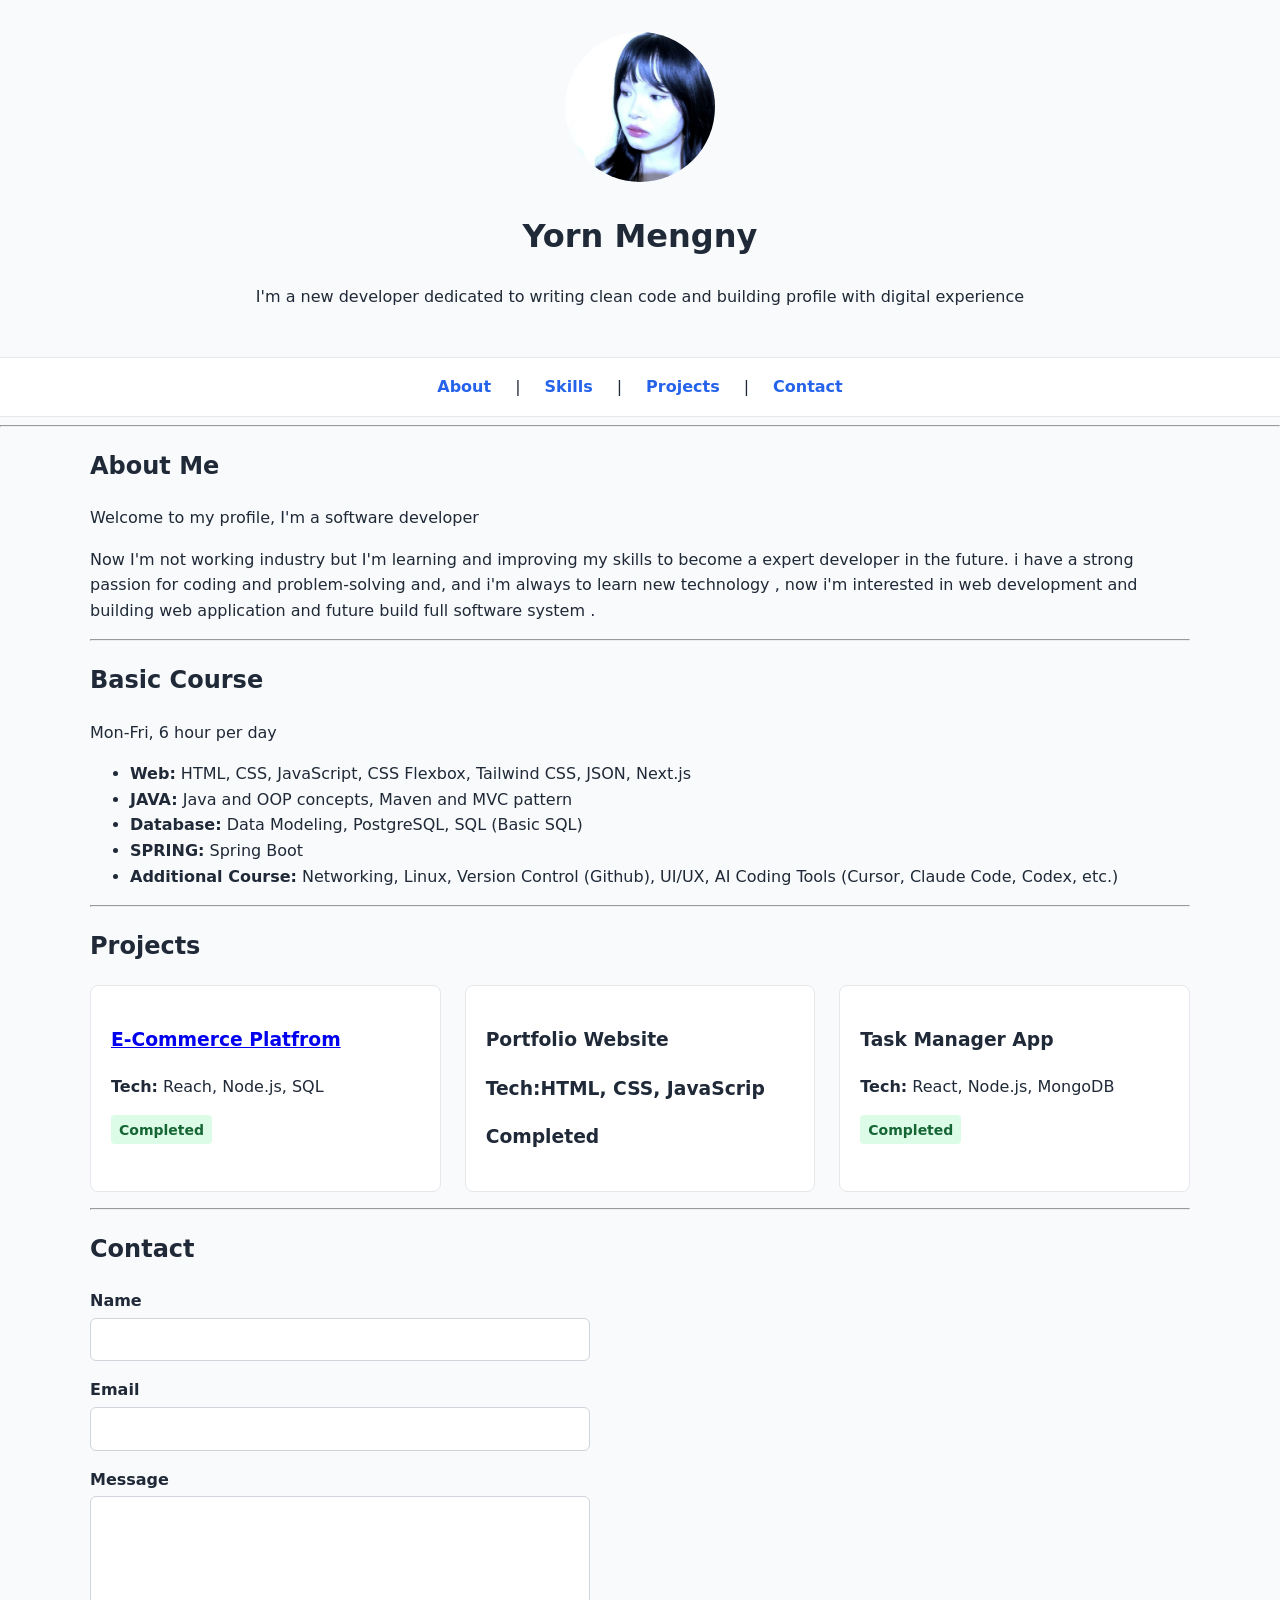
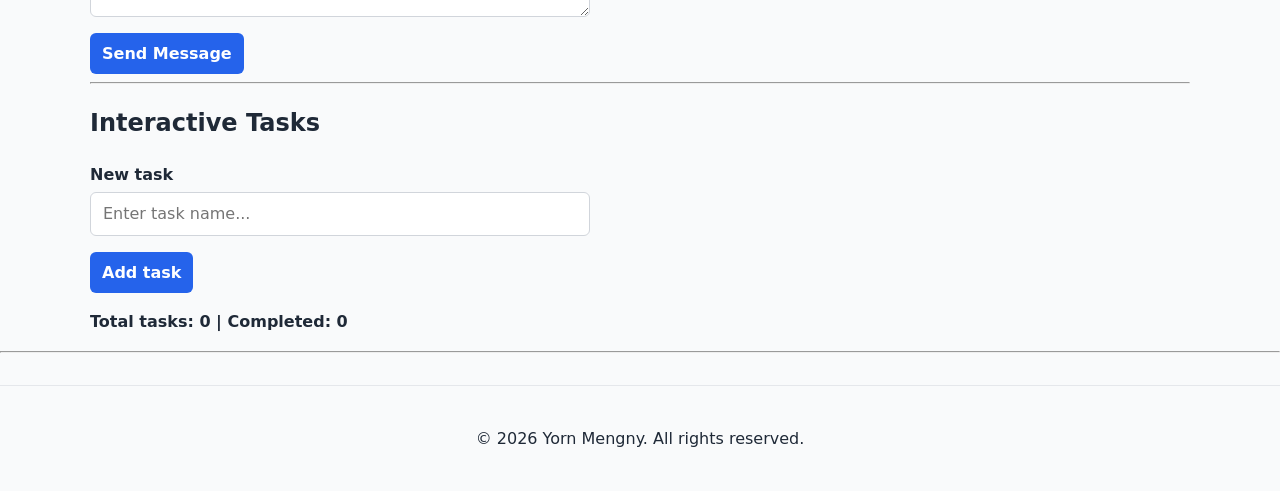
<file: index.html>
<!DOCTYPE html>
<html lang="en">
<head>
    <meta charset="UTF-8">
    <meta name="viewport" content="width=device-width, initial-scale=1.0">
    <title>Yorn Mengny - Developer Profile</title>
    <link rel="stylesheet" href="styles.css"
</head>
<body>

    <!--Header Section -->
    <header>
        <div class="container">
        <img src="image/photo_2024-12-07_14-52-01.jpg" alt="Profile Yorn Mengny" width="150" height="150">
        <h1>Yorn Mengny</h1>
        <p>I'm a new developer dedicated to writing clean code and building profile with digital experience</p>
        </div>
    </header>

    <!-- Navigation Bar -->
    <nav>
        <div class="container nav-links">
        <a href="#about">About</a> | 
        <a href="#skills">Skills</a> | 
        <a href="#projects">Projects</a> | 
        <a href="#contact">Contact</a>
        </div>
    </nav>

    <hr>

    <main class="container">
        <!-- About Section -->
        <section id="about">
            <h2>About Me</h2>
            <p>Welcome to my profile, I'm a software developer</p>
            <p>Now I'm not working industry but I'm learning and improving my skills to become a expert developer in the future. i have a strong passion for coding and problem-solving and, and i'm always to learn new technology , now i'm interested in web development and building web application and future build full software system .</p>
        </section>

        <hr>

        <!-- Basic Course Section -->
        <section id="skills">
            <h2>Basic Course</h2>
            <p>Mon-Fri, 6 hour per day</p>
            <ul>
                <li><strong>Web:</strong> HTML, CSS, JavaScript, CSS Flexbox, Tailwind CSS, JSON, Next.js</li>
                <li><strong>JAVA:</strong> Java and OOP concepts, Maven and MVC pattern</li>
                <li><strong>Database:</strong> Data Modeling, PostgreSQL, SQL (Basic SQL)</li>
                <li><strong>SPRING:</strong> Spring Boot</li>
                <li><strong>Additional Course:</strong> Networking, Linux, Version Control (Github), UI/UX, AI Coding Tools (Cursor, Claude Code, Codex, etc.)</li>
            </ul>
        </section>

        <hr>

        <!-- Projects Section -->
        <section id="projects">
            <h2>Projects</h2>
            <div class="projects-grid">
                <article class="card">
                    <h3><a href="project.html"> E-Commerce Platfrom</a></h3>
                    <p><strong>Tech:</strong> Reach, Node.js, SQL</p>
                    <span class="badge">Completed</span>
                </article>
                <article class="card">
                    <h3>Portfolio Website
                    <p><strong>Tech:</strong>HTML, CSS, JavaScrip</p>
                    <span class="bage">Completed</span>
                </article>
                <article class="card">
                    <h3>Task Manager App</h3>
                    <p><strong>Tech:</strong> React, Node.js, MongoDB</p>
                    <span class="badge">Completed</span>
                </article>
                   
            </div>
        </section>

        <hr>

        <!-- Contact Section -->
        <section id="contact">
            <h2>Contact</h2>
            <form action="#" method="post">
                <div class="form-group">
                    <label for="name">Name</label>
                    <input type="text" id="name" name="name" required>
                </div>
                <div class="form-group">
                    <label for="email">Email</label>
                    <input type="email" id="email" name="email" required>
                </div>
                <div class="form-group">
                    <label for="message">Message</label>
                    <textarea id="message" name="message" rows="4" required></textarea>
                </div>
                <button type="submit">Send Message</button>
            </form>
        </section>
        <hr>
        <section id="tasks">
            <h2>Interactive Tasks</h2>
            <form id="task-form">
                <div class="form-group">
                    <label for="task-input">New task</label>
                    <input type="text" id="task-input" name="task" placeholder="Enter task name..." required>
                </div>
                <button type="submit">Add task</button>
            </form>
            
            <p id="task-count" style="font-weight: 600; margin-top: 1rem;"></p>
            <ul id="task-list" style="list-style: none; padding: 0;"></ul>
        </section>
    </main>

    <hr>

    <!-- Footer Section -->
    <footer>
        <div class="container">
            <p>&copy; 2026 Yorn Mengny. All rights reserved.</p>
        </div>
    </footer>
    <script src="script.js"></script>
</body>
</html>
</file>
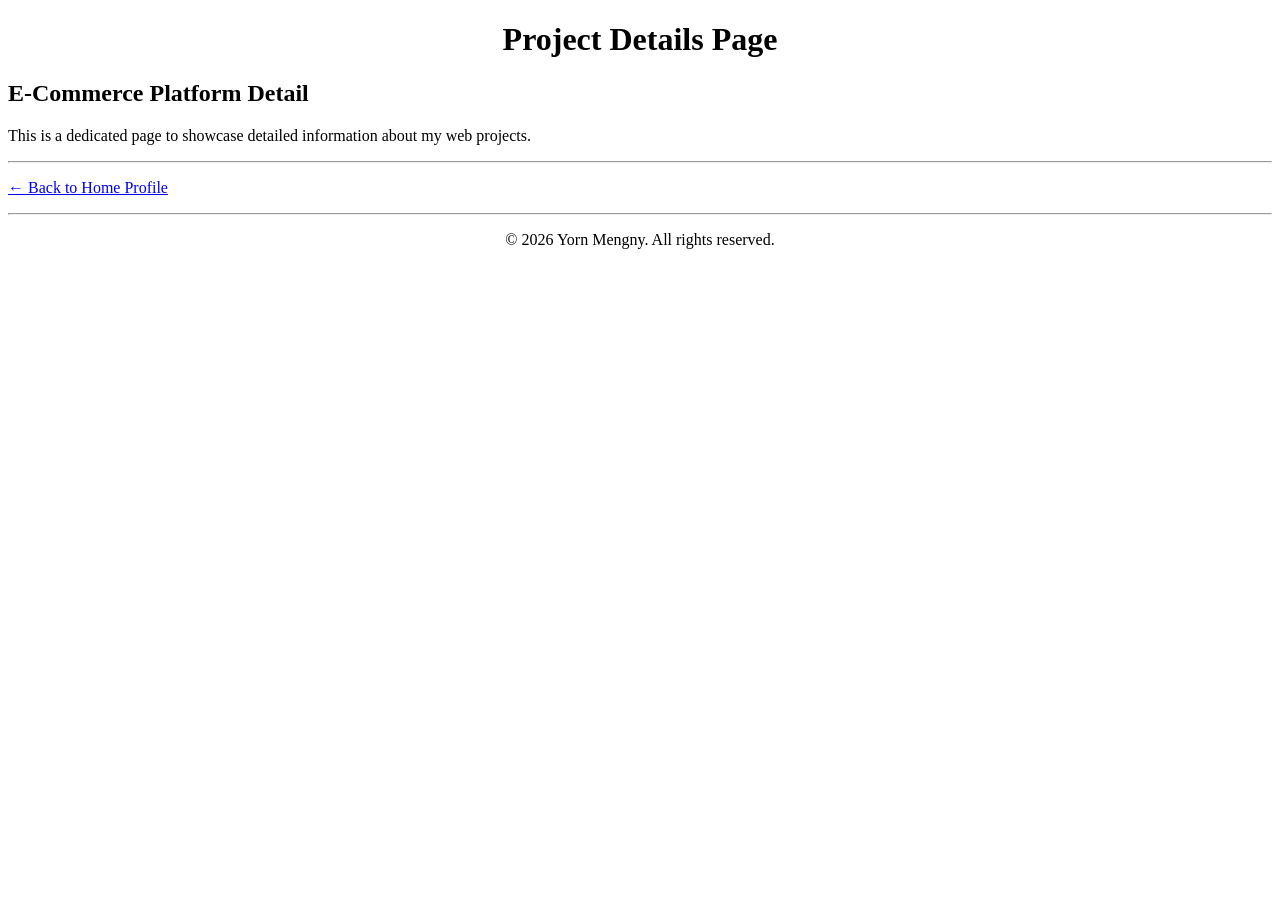
<file: project.html>
<!DOCTYPE html>
<html lang="en">
<head>
    <meta charset="UTF-8">
    <meta name="viewport" content="width=device-width, initial-scale=1.0">
    <title>Project Details - Yorn Mengny</title>
</head>
<body>

    <header>
        <center>
            <h1>Project Details Page</h1>
        </center>
    </header>

    <main>
        <section>
            <h2>E-Commerce Platform Detail</h2>
            <p>This is a dedicated page to showcase detailed information about my web projects.</p>
        </section>

        <hr>

        <!-- Link returning back to main index.html page -->
        <p>
            <a href="index.html">&larr; Back to Home Profile</a>
        </p>

    </main>

    <hr>

    <footer>
        <center>
            <p>&copy; 2026 Yorn Mengny. All rights reserved.</p>
        </center>
    </footer>

</body>
</html>
</file>
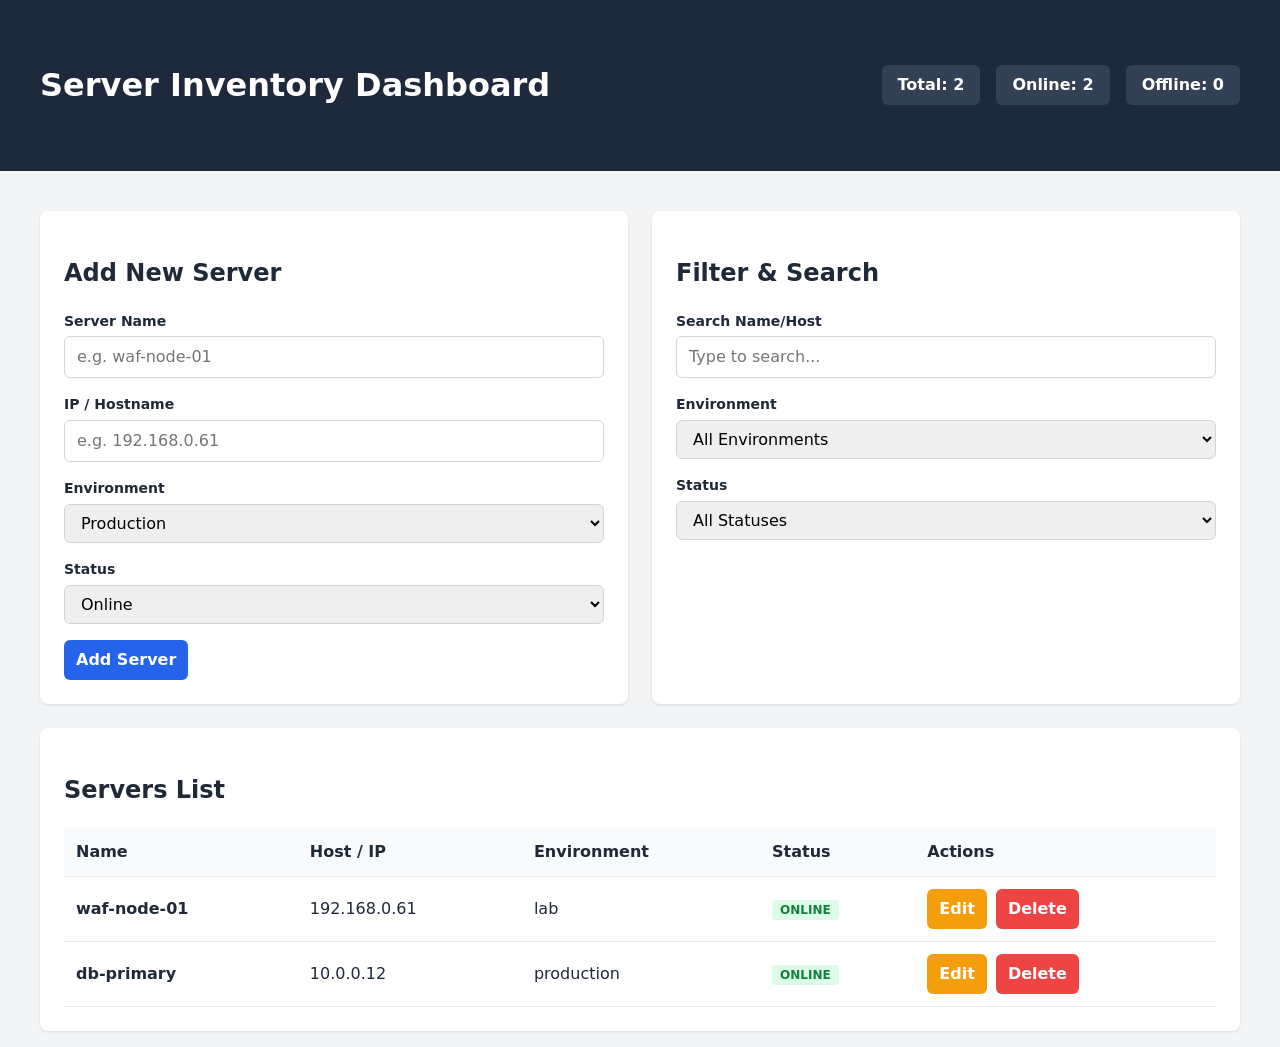
<file: servers.html>
<!DOCTYPE html>
<html lang="en">
<head>
    <meta charset="UTF-8">
    <meta name="viewport" content="width=device-width, initial-scale=1.0">
    <title>Server Inventory Dashboard</title>
    <link rel="stylesheet" href="server-styles.css">
</head>
<body>

    <header>
        <div class="container">
            <h1>Server Inventory Dashboard</h1>
            <div class="counters">
                <div class="stat-card">Total: <span id="total-count">0</span></div>
                <div class="stat-card">Online: <span id="online-count">0</span></div>
                <div class="stat-card">Offline: <span id="offline-count">0</span></div>
            </div>
        </div>
    </header>

    <main class="container">
        <!-- Controls: Add Server Form + Filters -->
        <section class="dashboard-controls">
            <!-- Add/Edit Server Form -->
            <form id="server-form" class="card">
                <h2 id="form-title">Add New Server</h2>
                <input type="hidden" id="server-id">
                
                <div class="form-group">
                    <label for="server-name">Server Name</label>
                    <input type="text" id="server-name" required placeholder="e.g. waf-node-01">
                </div>

                <div class="form-group">
                    <label for="server-host">IP / Hostname</label>
                    <input type="text" id="server-host" required placeholder="e.g. 192.168.0.61">
                </div>

                <div class="form-group">
                    <label for="server-env">Environment</label>
                    <select id="server-env" required>
                        <option value="production">Production</option>
                        <option value="staging">Staging</option>
                        <option value="lab">Lab</option>
                    </select>
                </div>

                <div class="form-group">
                    <label for="server-status">Status</label>
                    <select id="server-status" required>
                        <option value="online">Online</option>
                        <option value="offline">Offline</option>
                    </select>
                </div>

                <div class="form-actions">
                    <button type="submit" id="save-btn">Add Server</button>
                    <button type="button" id="cancel-btn" style="display: none;">Cancel</button>
                </div>
            </form>

            <div class="filter-panel card">
                <h2>Filter & Search</h2>
                <div class="form-group">
                    <label for="search-input">Search Name/Host</label>
                    <input type="text" id="search-input" placeholder="Type to search...">
                </div>

                <div class="form-group">
                    <label for="filter-env">Environment</label>
                    <select id="filter-env">
                        <option value="all">All Environments</option>
                        <option value="production">Production</option>
                        <option value="staging">Staging</option>
                        <option value="lab">Lab</option>
                    </select>
                </div>

                <div class="form-group">
                    <label for="filter-status">Status</label>
                    <select id="filter-status">
                        <option value="all">All Statuses</option>
                        <option value="online">Online</option>
                        <option value="offline">Offline</option>
                    </select>
                </div>
            </div>
        </section>

        <section class="table-section card">
            <h2>Servers List</h2>
            <table id="server-table">
                <thead>
                    <tr>
                        <th>Name</th>
                        <th>Host / IP</th>
                        <th>Environment</th>
                        <th>Status</th>
                        <th>Actions</th>
                    </tr>
                </thead>
                <tbody id="server-list">
                </tbody>
            </table>
            <p id="empty-state" style="display: none; text-align: center; padding: 1rem;">No servers match your criteria.</p>
        </section>
    </main>

    <script src="server-script.js"></script>
</body>
</html>
</file>
<file: styles.css>
*, *::before, *::after {
    box-sizing: border-box;
}

body {
    margin: 0;
    font-family: system-ui, -apple-system, sans-serif;
    line-height: 1.6;
    color: #1f2937;
    background-color: #f9fafb;
}

/* Container */
.container {
    width: min(1100px, 92%);
    margin-inline: auto;
}

header {
    text-align: center;
    padding: 2rem 0;
}

header img {
    border-radius: 50%;
    object-fit: cover;
}

nav {
    background-color: #ffffff;
    border-block: 1px solid #e5e7eb;
}

.nav-links {
    display: flex;
    justify-content: center;
    gap: 1.5rem;
    padding: 1rem 0;
}

nav a {
    text-decoration: none;
    color: #2563eb;
    font-weight: 600;
}

nav a:hover, nav a:focus {
    color: #1d4ed8;
    text-decoration: underline;
}

.projects-grid {
    display: grid;
    grid-template-columns: repeat(auto-fit, minmax(280px, 1fr));
    gap: 1.5rem;
    margin-block: 1rem;
}

.card {
    background: #ffffff;
    border: 1px solid #e5e7eb;
    border-radius: 8px;
    padding: 1.25rem;
}

.badge {
    display: inline-block;
    background: #dcfce7;
    color: #166534;
    padding: 0.2rem 0.5rem;
    border-radius: 4px;
    font-size: 0.875rem;
    font-weight: 600;
}

form {
    display: flex;
    flex-direction: column;
    gap: 1rem;
    max-width: 500px;
}

.form-group {
    display: flex;
    flex-direction: column;
    gap: 0.25rem;
}

label {
    font-weight: 600;
}

input, textarea, button {
    font: inherit;
    padding: 0.5rem 0.75rem;
    border: 1px solid #d1d5db;
    border-radius: 6px;
}

input:focus, textarea:focus, button:focus {
    outline: 2px solid #2563eb;
    outline-offset: 2px;
}

button {
    background-color: #2563eb;
    color: #ffffff;
    font-weight: 600;
    cursor: pointer;
    border: none;
    align-self: flex-start;
}

button:hover {
    background-color: #1d4ed8;
}

button:active {
    background-color: #1e40af;
}

footer {
    text-align: center;
    padding: 1.5rem 0;
    margin-top: 2rem;
    border-top: 1px solid #e5e7eb;
}
.toolbar {
    display: flex;
    justify-content: center;
    gap: 1rem;
    margin-top: 1rem;
}

@media (max-width: 768px) {
    .nav-links {
        flex-direction: column;
        align-items: center;
        gap: 0.75rem;
    }
}
</file>
<file: server-styles.css>
*, *::before, *::after {
    box-sizing: border-box;
}

body {
    margin: 0;
    font-family: system-ui, -apple-system, sans-serif;
    background-color: #f3f4f6;
    color: #1f2937;
    line-height: 1.5;
}

.container {
    width: min(1200px, 94%);
    margin-inline: auto;
    padding: 1rem 0;
}

header {
    background-color: #1e293b;
    color: white;
    padding: 1.5rem 0;
}

header .container {
    display: flex;
    justify-content: space-between;
    align-items: center;
    flex-wrap: wrap;
    gap: 1rem;
}

.counters {
    display: flex;
    gap: 1rem;
}

.stat-card {
    background: #334155;
    padding: 0.5rem 1rem;
    border-radius: 6px;
    font-weight: 600;
}

.dashboard-controls {
    display: grid;
    grid-template-columns: repeat(auto-fit, minmax(320px, 1fr));
    gap: 1.5rem;
    margin-block: 1.5rem;
}

.card {
    background: white;
    padding: 1.5rem;
    border-radius: 8px;
    box-shadow: 0 1px 3px rgba(0, 0, 0, 0.1);
}

.form-group {
    display: flex;
    flex-direction: column;
    gap: 0.3rem;
    margin-bottom: 1rem;
}

label {
    font-size: 0.875rem;
    font-weight: 600;
}

input, select, button {
    font: inherit;
    padding: 0.5rem 0.75rem;
    border: 1px solid #d1d5db;
    border-radius: 6px;
}

input:focus, select:focus, button:focus {
    outline: 2px solid #2563eb;
    outline-offset: 1px;
}

.form-actions {
    display: flex;
    gap: 0.5rem;
}

button {
    background: #2563eb;
    color: white;
    border: none;
    font-weight: 600;
    cursor: pointer;
}

button:hover { background: #1d4ed8; }

table {
    width: 100%;
    border-collapse: collapse;
    margin-top: 1rem;
}

th, td {
    padding: 0.75rem;
    text-align: left;
    border-bottom: 1px solid #e5e7eb;
}

th { background-color: #f8fafc; }

.badge {
    padding: 0.2rem 0.5rem;
    border-radius: 4px;
    font-size: 0.75rem;
    font-weight: 700;
    text-transform: uppercase;
}

.badge-online { background: #dcfce7; color: #15803d; }
.badge-offline { background: #fee2e2; color: #b91c1c; }

.btn-edit { background: #f59e0b; margin-right: 0.25rem; }
.btn-delete { background: #ef4444; }

@media (max-width: 768px) {
    table, thead, tbody, th, td, tr {
        display: block;
    }
    thead { display: none; }
    tr { margin-bottom: 1rem; border: 1px solid #e5e7eb; border-radius: 6px; }
    td { display: flex; justify-content: space-between; align-items: center; }
}
</file>
